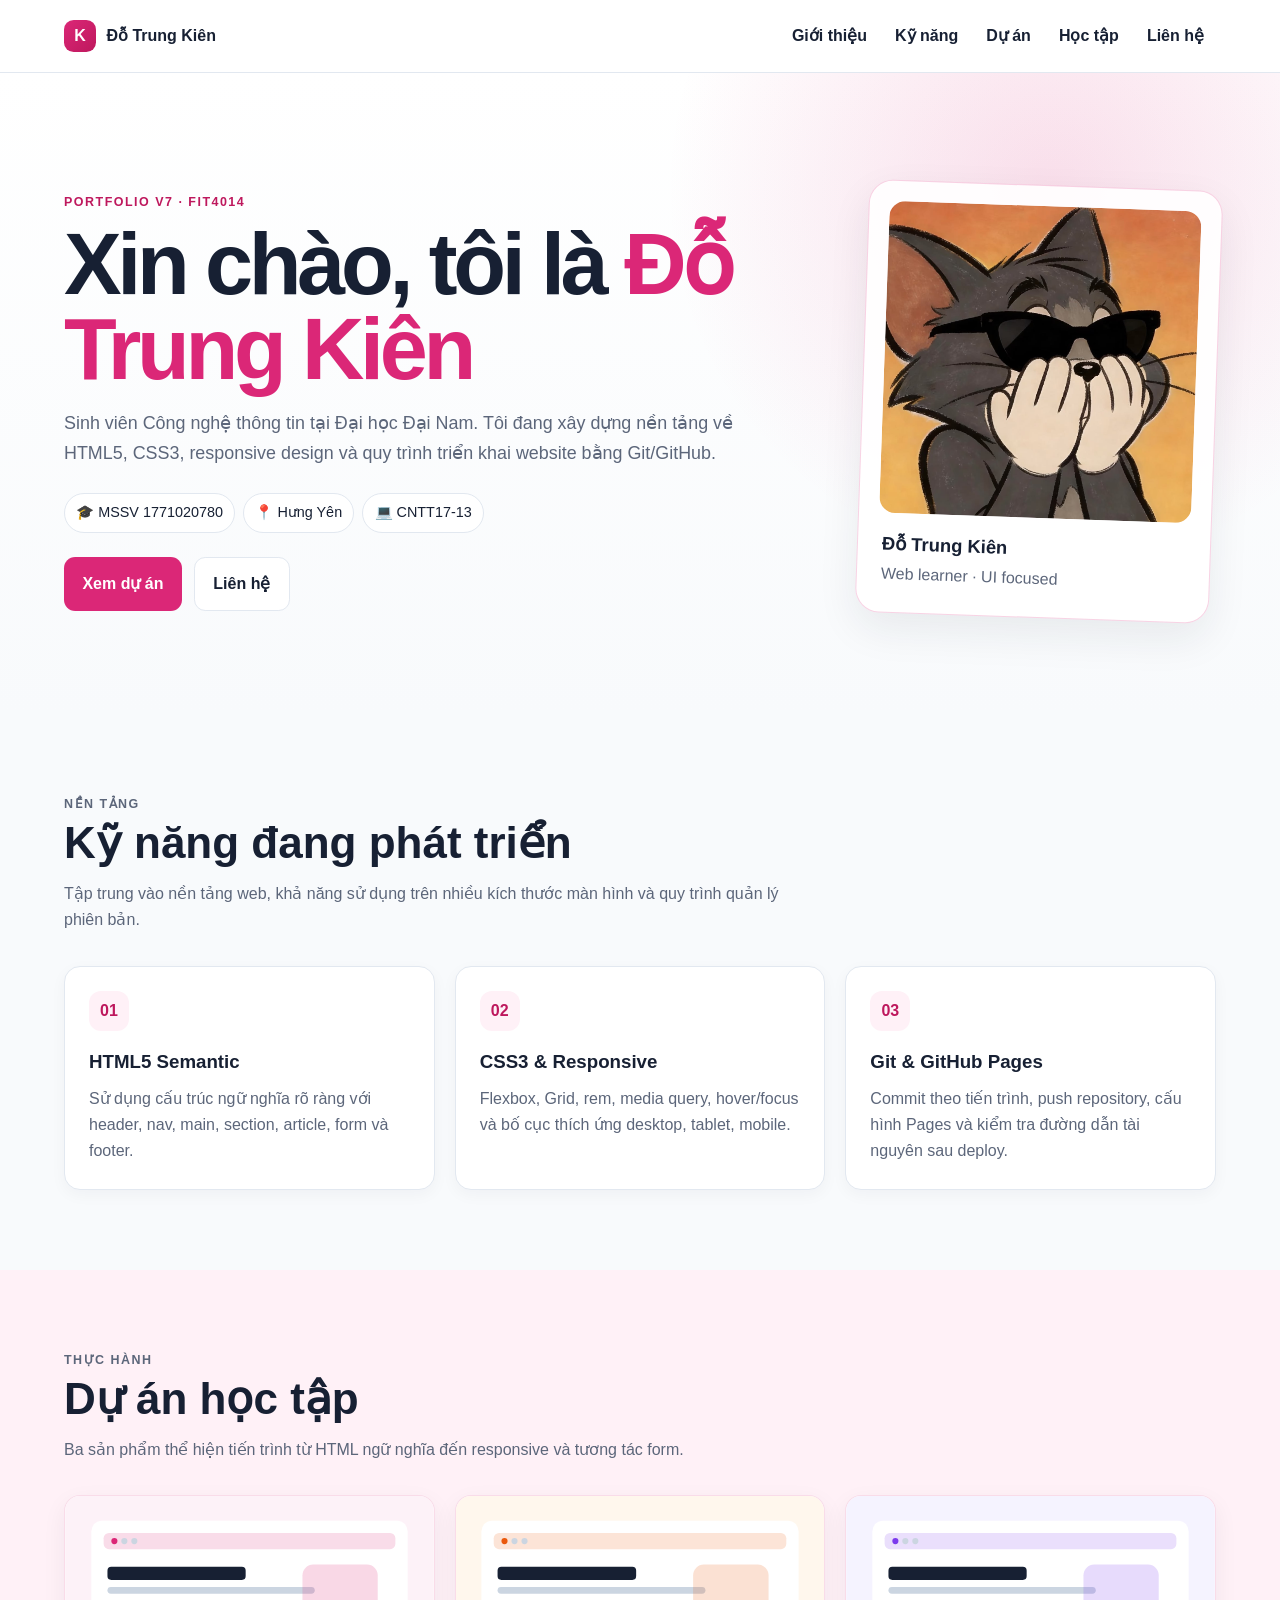
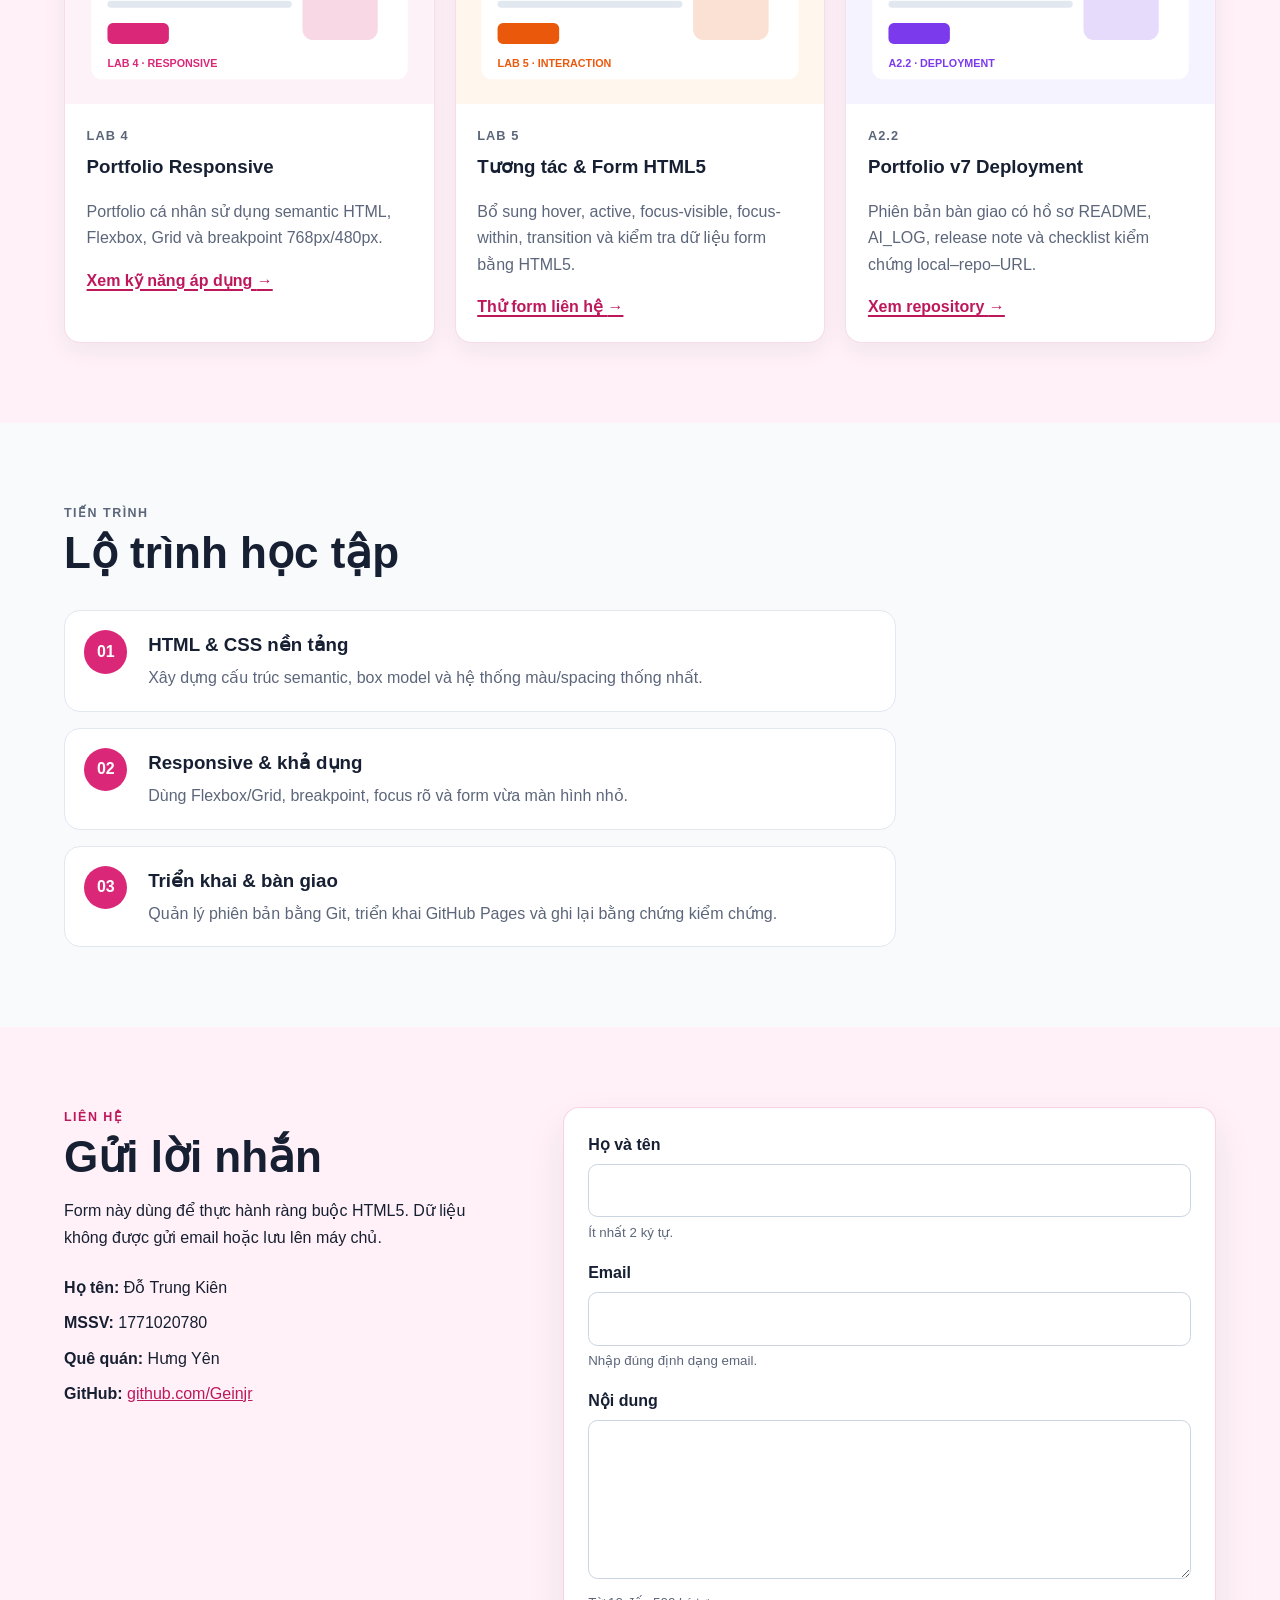
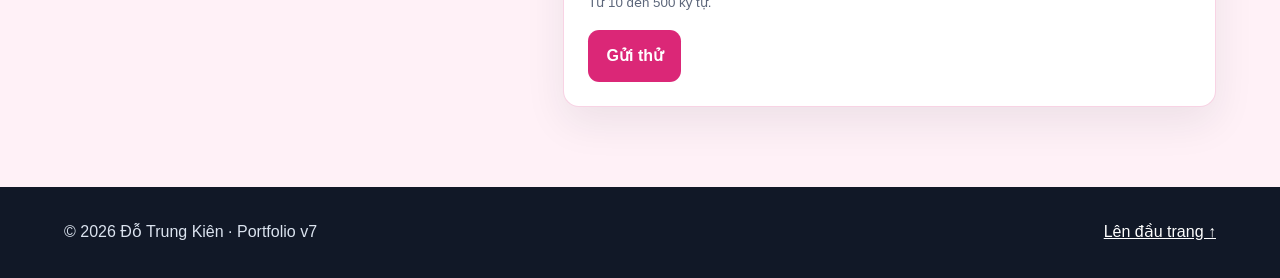
<file: index.html>
<!doctype html>
<html lang="vi">
<head>
  <meta charset="UTF-8">
  <meta name="viewport" content="width=device-width, initial-scale=1.0">
  <meta name="description" content="Portfolio v7 của Đỗ Trung Kiên - sinh viên Công nghệ thông tin, Đại học Đại Nam.">
  <title>Đỗ Trung Kiên | Portfolio v7</title>
  <link rel="stylesheet" href="css/style.css">
</head>
<body>
  <a class="skip-link" href="#noi-dung">Bỏ qua menu</a>
  <header class="site-header">
    <div class="container header-inner">
      <a class="brand" href="#gioi-thieu" aria-label="Về đầu trang">
        <span class="brand-mark">K</span>
        <span>Đỗ Trung Kiên</span>
      </a>
      <nav aria-label="Điều hướng chính">
        <ul class="menu">
          <li><a href="#gioi-thieu">Giới thiệu</a></li>
          <li><a href="#ky-nang">Kỹ năng</a></li>
          <li><a href="#du-an">Dự án</a></li>
          <li><a href="#hoc-tap">Học tập</a></li>
          <li><a href="#lien-he">Liên hệ</a></li>
        </ul>
      </nav>
    </div>
  </header>

  <main id="noi-dung">
    <section id="gioi-thieu" class="hero">
      <div class="container hero-grid">
        <div class="hero-copy">
          <p class="eyebrow">PORTFOLIO V7 · FIT4014</p>
          <h1>Xin chào, tôi là <span>Đỗ Trung Kiên</span></h1>
          <p class="hero-lead">Sinh viên Công nghệ thông tin tại Đại học Đại Nam. Tôi đang xây dựng nền tảng về HTML5, CSS3, responsive design và quy trình triển khai website bằng Git/GitHub.</p>
          <div class="hero-meta" aria-label="Thông tin nhanh">
            <span>🎓 MSSV 1771020780</span>
            <span>📍 Hưng Yên</span>
            <span>💻 CNTT17-13</span>
          </div>
          <div class="hero-actions">
            <a class="button" href="#du-an">Xem dự án</a>
            <a class="button button-secondary" href="#lien-he">Liên hệ</a>
          </div>
        </div>
        <div class="profile-card" aria-label="Thẻ hồ sơ">
          <img src="assets/avatar.png" alt="Ảnh đại diện minh họa của Đỗ Trung Kiên">
          <div>
            <strong>Đỗ Trung Kiên</strong>
            <p>Web learner · UI focused</p>
          </div>
        </div>
      </div>
    </section>

    <section id="ky-nang" class="section">
      <div class="container">
        <div class="section-heading">
          <p class="eyebrow">NỀN TẢNG</p>
          <h2>Kỹ năng đang phát triển</h2>
          <p>Tập trung vào nền tảng web, khả năng sử dụng trên nhiều kích thước màn hình và quy trình quản lý phiên bản.</p>
        </div>
        <div class="skill-grid">
          <article class="skill-card">
            <span class="icon">01</span>
            <h3>HTML5 Semantic</h3>
            <p>Sử dụng cấu trúc ngữ nghĩa rõ ràng với header, nav, main, section, article, form và footer.</p>
          </article>
          <article class="skill-card">
            <span class="icon">02</span>
            <h3>CSS3 & Responsive</h3>
            <p>Flexbox, Grid, rem, media query, hover/focus và bố cục thích ứng desktop, tablet, mobile.</p>
          </article>
          <article class="skill-card">
            <span class="icon">03</span>
            <h3>Git & GitHub Pages</h3>
            <p>Commit theo tiến trình, push repository, cấu hình Pages và kiểm tra đường dẫn tài nguyên sau deploy.</p>
          </article>
        </div>
      </div>
    </section>

    <section id="du-an" class="section section-soft">
      <div class="container">
        <div class="section-heading">
          <p class="eyebrow">THỰC HÀNH</p>
          <h2>Dự án học tập</h2>
          <p>Ba sản phẩm thể hiện tiến trình từ HTML ngữ nghĩa đến responsive và tương tác form.</p>
        </div>
        <div class="project-grid">
          <article class="project-card">
            <img src="assets/du-an-1.svg" alt="Minh họa Portfolio Lab 4">
            <div class="project-body">
              <p class="project-tag">Lab 4</p>
              <h3>Portfolio Responsive</h3>
              <p>Portfolio cá nhân sử dụng semantic HTML, Flexbox, Grid và breakpoint 768px/480px.</p>
              <a href="#hoc-tap">Xem kỹ năng áp dụng <span aria-hidden="true">→</span></a>
            </div>
          </article>
          <article class="project-card">
            <img src="assets/du-an-2.svg" alt="Minh họa Portfolio Lab 5">
            <div class="project-body">
              <p class="project-tag">Lab 5</p>
              <h3>Tương tác & Form HTML5</h3>
              <p>Bổ sung hover, active, focus-visible, focus-within, transition và kiểm tra dữ liệu form bằng HTML5.</p>
              <a href="#lien-he">Thử form liên hệ <span aria-hidden="true">→</span></a>
            </div>
          </article>
          <article class="project-card">
            <img src="assets/du-an-3.svg" alt="Minh họa Portfolio v7 trên GitHub Pages">
            <div class="project-body">
              <p class="project-tag">A2.2</p>
              <h3>Portfolio v7 Deployment</h3>
              <p>Phiên bản bàn giao có hồ sơ README, AI_LOG, release note và checklist kiểm chứng local–repo–URL.</p>
              <a href="https://github.com/Geinjr/1771020780_DoTrungKien_A22" target="_blank" rel="noopener">Xem repository <span aria-hidden="true">→</span></a>
            </div>
          </article>
        </div>
      </div>
    </section>

    <section id="hoc-tap" class="section">
      <div class="container">
        <div class="section-heading">
          <p class="eyebrow">TIẾN TRÌNH</p>
          <h2>Lộ trình học tập</h2>
        </div>
        <div class="timeline">
          <article><span>01</span><div><h3>HTML & CSS nền tảng</h3><p>Xây dựng cấu trúc semantic, box model và hệ thống màu/spacing thống nhất.</p></div></article>
          <article><span>02</span><div><h3>Responsive & khả dụng</h3><p>Dùng Flexbox/Grid, breakpoint, focus rõ và form vừa màn hình nhỏ.</p></div></article>
          <article><span>03</span><div><h3>Triển khai & bàn giao</h3><p>Quản lý phiên bản bằng Git, triển khai GitHub Pages và ghi lại bằng chứng kiểm chứng.</p></div></article>
        </div>
      </div>
    </section>

    <section id="lien-he" class="section section-soft">
      <div class="container contact-layout">
        <div>
          <p class="eyebrow">LIÊN HỆ</p>
          <h2>Gửi lời nhắn</h2>
          <p>Form này dùng để thực hành ràng buộc HTML5. Dữ liệu không được gửi email hoặc lưu lên máy chủ.</p>
          <ul class="contact-list">
            <li><strong>Họ tên:</strong> Đỗ Trung Kiên</li>
            <li><strong>MSSV:</strong> 1771020780</li>
            <li><strong>Quê quán:</strong> Hưng Yên</li>
            <li><strong>GitHub:</strong> <a href="https://github.com/Geinjr" target="_blank" rel="noopener">github.com/Geinjr</a></li>
          </ul>
        </div>
        <form class="contact-form" action="ket-qua.html" method="get">
          <div class="form-group">
            <label for="fullname">Họ và tên</label>
            <input id="fullname" name="fullname" type="text" minlength="2" required aria-describedby="fullname-help">
            <small id="fullname-help">Ít nhất 2 ký tự.</small>
          </div>
          <div class="form-group">
            <label for="email">Email</label>
            <input id="email" name="email" type="email" required aria-describedby="email-help">
            <small id="email-help">Nhập đúng định dạng email.</small>
          </div>
          <div class="form-group">
            <label for="message">Nội dung</label>
            <textarea id="message" name="message" minlength="10" maxlength="500" rows="5" required aria-describedby="message-help"></textarea>
            <small id="message-help">Từ 10 đến 500 ký tự.</small>
          </div>
          <button class="button" type="submit">Gửi thử</button>
        </form>
      </div>
    </section>
  </main>

  <footer class="site-footer">
    <div class="container footer-inner">
      <p>© 2026 Đỗ Trung Kiên · Portfolio v7</p>
      <a href="#gioi-thieu">Lên đầu trang ↑</a>
    </div>
  </footer>
</body>
</html>
</file>
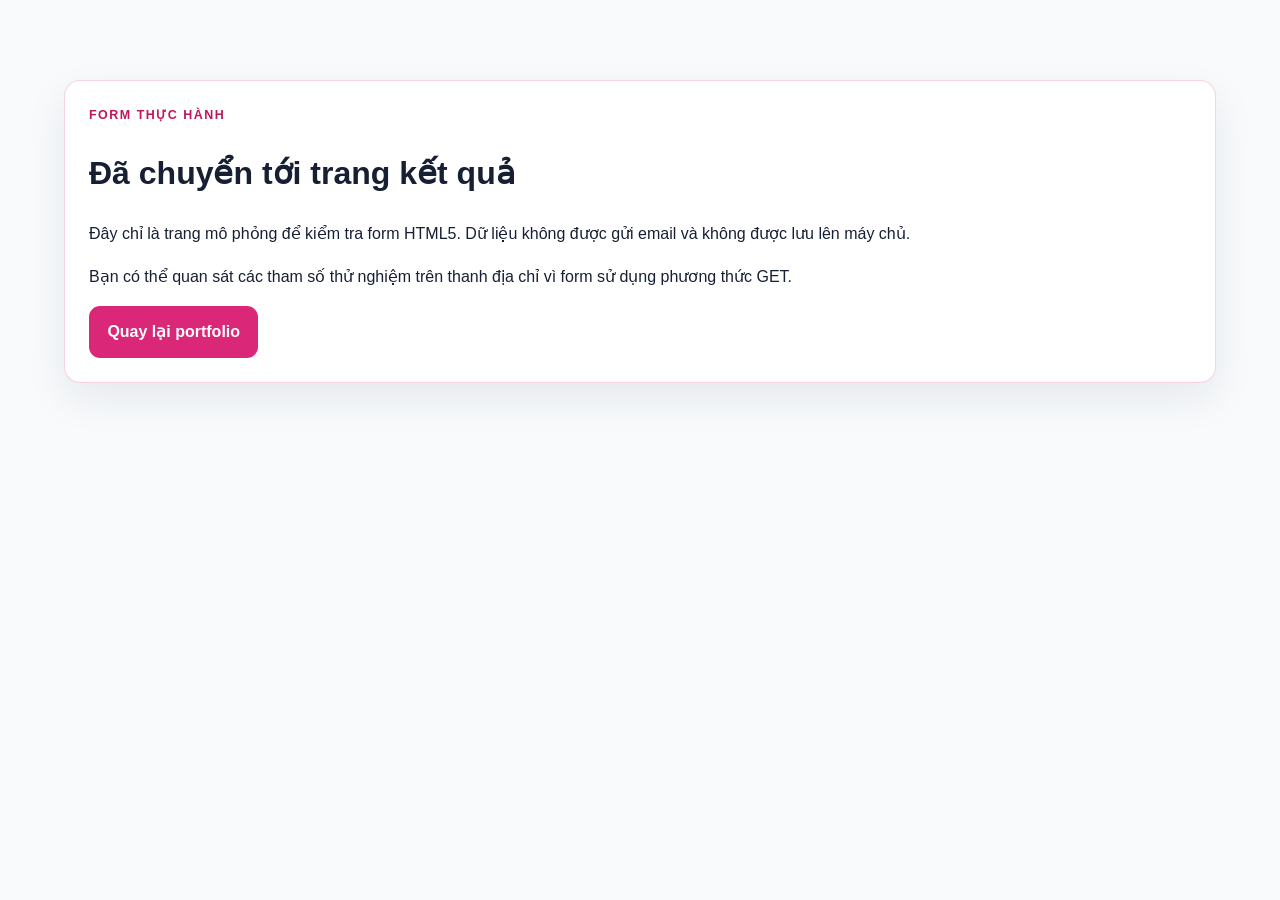
<file: ket-qua.html>
<!doctype html>
<html lang="vi">
<head>
  <meta charset="UTF-8">
  <meta name="viewport" content="width=device-width, initial-scale=1.0">
  <title>Kết quả thử form | Đỗ Trung Kiên</title>
  <link rel="stylesheet" href="css/style.css">
</head>
<body>
  <main class="section">
    <div class="container">
      <div class="contact-form">
        <p class="eyebrow">FORM THỰC HÀNH</p>
        <h1>Đã chuyển tới trang kết quả</h1>
        <p>Đây chỉ là trang mô phỏng để kiểm tra form HTML5. Dữ liệu không được gửi email và không được lưu lên máy chủ.</p>
        <p>Bạn có thể quan sát các tham số thử nghiệm trên thanh địa chỉ vì form sử dụng phương thức GET.</p>
        <a class="button" href="index.html#lien-he">Quay lại portfolio</a>
      </div>
    </div>
  </main>
</body>
</html>
</file>
<file: css/style.css>
:root {
  --bg: #f8fafc;
  --surface: #ffffff;
  --surface-soft: #fff1f7;
  --text: #172033;
  --muted: #5c667a;
  --border: #e2e8f0;
  --accent: #db2777;
  --accent-dark: #be185d;
  --focus: #f59e0b;
  --shadow: 0 1rem 2.5rem rgba(23, 32, 51, 0.08);
  --radius: 1rem;
}

*, *::before, *::after { box-sizing: border-box; }
html { scroll-behavior: smooth; }
body {
  margin: 0;
  font-family: Inter, "Segoe UI", Arial, sans-serif;
  font-size: 1rem;
  line-height: 1.65;
  color: var(--text);
  background: var(--bg);
}
img { max-width: 100%; height: auto; }
a { color: var(--accent-dark); }
a:focus-visible, button:focus-visible, input:focus-visible, textarea:focus-visible {
  outline: 0.1875rem solid var(--focus);
  outline-offset: 0.1875rem;
}
.skip-link {
  position: fixed;
  left: 1rem;
  top: -5rem;
  z-index: 1000;
  padding: .75rem 1rem;
  background: var(--text);
  color: #fff;
  border-radius: .5rem;
}
.skip-link:focus { top: 1rem; }
.container { width: min(100% - 2rem, 72rem); margin-inline: auto; }
.section { padding: 5rem 0; }
.section-soft { background: var(--surface-soft); }
.section-heading { max-width: 46rem; margin-bottom: 2rem; }
.section-heading h2, #lien-he h2 { margin: .25rem 0 .75rem; font-size: clamp(2rem, 4vw, 2.75rem); line-height: 1.15; }
.section-heading p { margin: 0; color: var(--muted); }
.eyebrow { margin: 0; color: var(--accent-dark); font-size: .78rem; font-weight: 800; letter-spacing: .12em; }

.site-header {
  position: sticky;
  top: 0;
  z-index: 100;
  background: rgba(255,255,255,.94);
  border-bottom: 1px solid var(--border);
  backdrop-filter: blur(12px);
}
.header-inner { min-height: 4.5rem; display: flex; align-items: center; justify-content: space-between; gap: 1rem; }
.brand { display: inline-flex; align-items: center; gap: .65rem; color: var(--text); text-decoration: none; font-weight: 800; }
.brand-mark { width: 2rem; height: 2rem; display: grid; place-items: center; border-radius: .6rem; color: #fff; background: linear-gradient(135deg,var(--accent),var(--accent-dark)); }
.menu { list-style: none; display: flex; flex-wrap: wrap; gap: .25rem; padding: 0; margin: 0; }
.menu a { display: block; padding: .55rem .75rem; border-radius: .55rem; color: var(--text); text-decoration: none; font-weight: 650; transition: background-color 180ms ease,color 180ms ease; }
.menu a:hover { background: var(--surface-soft); color: var(--accent-dark); }

.hero { padding: 7rem 0 6rem; background: radial-gradient(circle at 82% 18%, rgba(219,39,119,.15), transparent 24rem), linear-gradient(180deg,#fff,#f8fafc); }
.hero-grid { display: grid; grid-template-columns: 1.35fr .65fr; align-items: center; gap: 4rem; }
.hero h1 { margin: .6rem 0 1rem; font-size: clamp(2.7rem, 7vw, 5.4rem); line-height: .98; letter-spacing: -.05em; }
.hero h1 span { color: var(--accent); }
.hero-lead { max-width: 48rem; font-size: 1.12rem; color: var(--muted); }
.hero-meta { display: flex; flex-wrap: wrap; gap: .5rem; margin: 1.5rem 0; }
.hero-meta span { padding: .45rem .7rem; border: 1px solid var(--border); border-radius: 999px; background: #fff; font-size: .9rem; }
.hero-actions { display: flex; flex-wrap: wrap; gap: .75rem; }
.button { display: inline-flex; align-items: center; justify-content: center; border: 0; border-radius: .7rem; padding: .8rem 1.15rem; background: var(--accent); color: #fff; text-decoration: none; font: inherit; font-weight: 750; cursor: pointer; transition: transform 180ms ease, background-color 180ms ease, box-shadow 180ms ease; }
.button:hover { background: var(--accent-dark); transform: translateY(-.125rem); box-shadow: 0 .7rem 1.5rem rgba(190,24,93,.18); }
.button:active { transform: translateY(.0625rem); }
.button-secondary { background: #fff; color: var(--text); border: 1px solid var(--border); }
.button-secondary:hover { background: #fff; color: var(--accent-dark); }
.profile-card { padding: 1.25rem; background: rgba(255,255,255,.9); border: 1px solid rgba(219,39,119,.2); border-radius: 1.5rem; box-shadow: var(--shadow); transform: rotate(2deg); }
.profile-card img { width: 100%; display: block; border-radius: 1rem; background: var(--surface-soft); }
.profile-card div { padding: 1rem .25rem .25rem; }
.profile-card strong { font-size: 1.15rem; }
.profile-card p { margin: .15rem 0 0; color: var(--muted); }

.skill-grid, .project-grid { display: grid; gap: 1.25rem; }
.skill-grid { grid-template-columns: repeat(3,1fr); }
.skill-card { padding: 1.5rem; border: 1px solid var(--border); border-radius: var(--radius); background: var(--surface); box-shadow: 0 .3rem 1rem rgba(23,32,51,.04); }
.skill-card .icon { display: inline-grid; place-items: center; width: 2.5rem; height: 2.5rem; margin-bottom: 1rem; border-radius: .75rem; background: var(--surface-soft); color: var(--accent-dark); font-weight: 800; }
.skill-card h3 { margin: 0 0 .5rem; }
.skill-card p { margin: 0; color: var(--muted); }

.project-grid { grid-template-columns: repeat(3,1fr); }
.project-card { min-width: 0; overflow: hidden; border: 1px solid rgba(219,39,119,.16); border-radius: var(--radius); background: #fff; box-shadow: 0 .5rem 1.5rem rgba(23,32,51,.06); transition: transform 180ms ease, box-shadow 180ms ease; }
.project-card:hover, .project-card:focus-within { transform: translateY(-.35rem); box-shadow: var(--shadow); }
.project-card img { width: 100%; aspect-ratio: 16/9; object-fit: cover; display: block; }
.project-body { padding: 1.35rem; }
.project-tag { margin: 0 0 .35rem; color: var(--accent-dark); font-size: .8rem; font-weight: 800; text-transform: uppercase; letter-spacing: .08em; }
.project-body h3 { margin: 0 0 .55rem; }
.project-body p { color: var(--muted); }
.project-body a { font-weight: 750; text-decoration-thickness: .1rem; text-underline-offset: .2rem; }

.timeline { display: grid; gap: 1rem; max-width: 52rem; }
.timeline article { display: grid; grid-template-columns: 3rem 1fr; gap: 1rem; padding: 1.2rem; border: 1px solid var(--border); border-radius: var(--radius); background: #fff; }
.timeline article > span { width: 2.7rem; height: 2.7rem; display: grid; place-items: center; border-radius: 50%; background: var(--accent); color: #fff; font-weight: 800; }
.timeline h3 { margin: 0 0 .25rem; }
.timeline p { margin: 0; color: var(--muted); }

.contact-layout { display: grid; grid-template-columns: .8fr 1.2fr; gap: 4rem; align-items: start; }
.contact-list { list-style: none; padding: 0; margin: 1.5rem 0 0; }
.contact-list li { margin: .55rem 0; }
.contact-form { padding: 1.5rem; border: 1px solid rgba(219,39,119,.2); border-radius: var(--radius); background: #fff; box-shadow: var(--shadow); }
.form-group { margin-bottom: 1rem; }
.form-group label { display: block; margin-bottom: .35rem; font-weight: 700; }
.form-group input, .form-group textarea { width: 100%; min-width: 0; padding: .78rem .85rem; border: 1px solid #cbd5e1; border-radius: .6rem; font: inherit; color: var(--text); background: #fff; }
.form-group textarea { resize: vertical; }
.form-group small { display: block; margin-top: .3rem; color: var(--muted); }

.site-footer { padding: 2rem 0; background: #111827; color: #dbe3ef; }
.footer-inner { display: flex; justify-content: space-between; gap: 1rem; flex-wrap: wrap; }
.site-footer p { margin: 0; }
.site-footer a { color: #fff; }

@media (max-width: 56rem) {
  .hero-grid, .contact-layout { grid-template-columns: 1fr; }
  .hero-grid { gap: 2rem; }
  .profile-card { max-width: 24rem; transform: none; }
  .skill-grid, .project-grid { grid-template-columns: repeat(2,1fr); }
}
@media (max-width: 42rem) {
  .header-inner { align-items: flex-start; flex-direction: column; padding-block: .8rem; }
  .menu { gap: .1rem; }
  .menu a { padding: .45rem .55rem; }
  .hero { padding: 4.5rem 0 4rem; }
  .section { padding: 3.5rem 0; }
  .skill-grid, .project-grid { grid-template-columns: 1fr; }
}
@media (prefers-reduced-motion: reduce) {
  html { scroll-behavior: auto; }
  *, *::before, *::after { transition-duration: .01ms !important; animation-duration: .01ms !important; }
}
</file>
